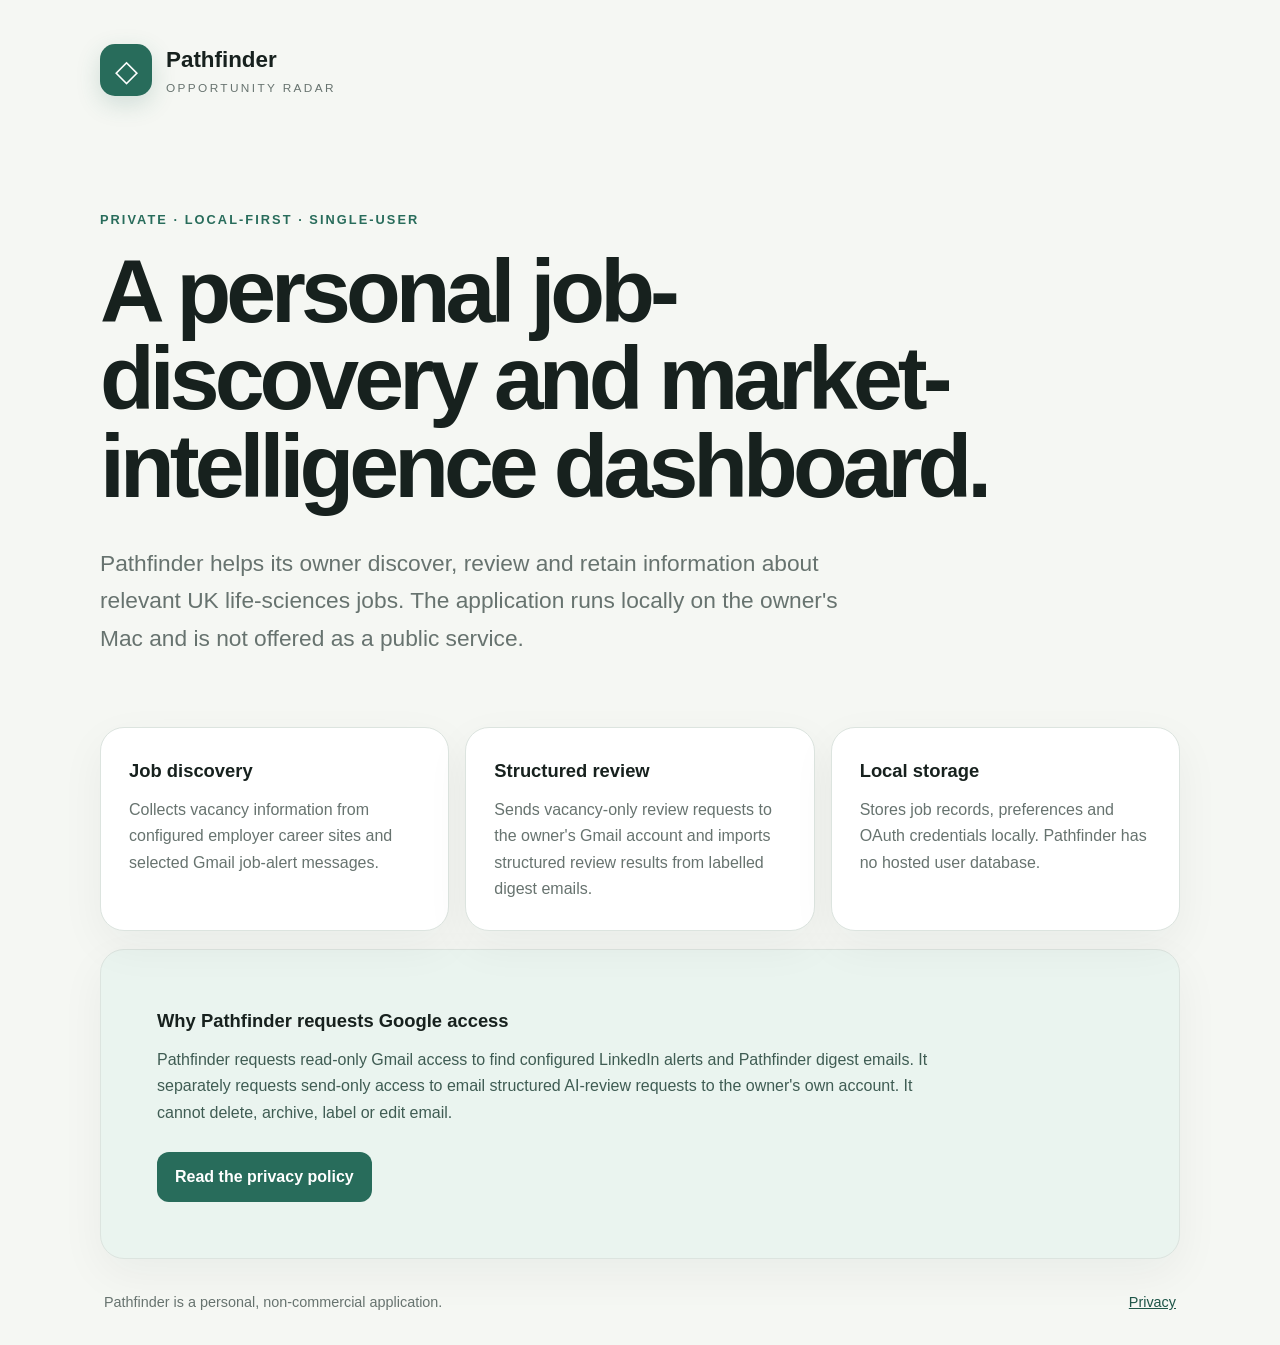
<file: index.html>
<!doctype html>
<html lang="en-GB">
  <head>
    <meta charset="utf-8">
    <meta name="viewport" content="width=device-width, initial-scale=1">
    <meta name="description" content="Pathfinder is a private, local-first job-discovery dashboard for one user.">
    <title>Pathfinder — Opportunity Radar</title>
    <link rel="stylesheet" href="/styles.css">
  </head>
  <body>
    <main>
      <header class="brand">
        <span class="mark" aria-hidden="true">◇</span>
        <div>
          <strong>Pathfinder</strong>
          <span>Opportunity Radar</span>
        </div>
      </header>

      <section class="hero">
        <p class="eyebrow">Private · local-first · single-user</p>
        <h1>A personal job-discovery and market-intelligence dashboard.</h1>
        <p class="lede">
          Pathfinder helps its owner discover, review and retain information about relevant UK life-sciences jobs. The application runs locally on the owner's Mac and is not offered as a public service.
        </p>
      </section>

      <section class="grid" aria-label="Pathfinder features">
        <article>
          <h2>Job discovery</h2>
          <p>Collects vacancy information from configured employer career sites and selected Gmail job-alert messages.</p>
        </article>
        <article>
          <h2>Structured review</h2>
          <p>Sends vacancy-only review requests to the owner's Gmail account and imports structured review results from labelled digest emails.</p>
        </article>
        <article>
          <h2>Local storage</h2>
          <p>Stores job records, preferences and OAuth credentials locally. Pathfinder has no hosted user database.</p>
        </article>
      </section>

      <section class="data-use">
        <h2>Why Pathfinder requests Google access</h2>
        <p>
          Pathfinder requests read-only Gmail access to find configured LinkedIn alerts and Pathfinder digest emails. It separately requests send-only access to email structured AI-review requests to the owner's own account. It cannot delete, archive, label or edit email.
        </p>
        <a class="button" href="/privacy/">Read the privacy policy</a>
      </section>

      <footer>
        <span>Pathfinder is a personal, non-commercial application.</span>
        <a href="/privacy/">Privacy</a>
      </footer>
    </main>
  </body>
</html>
</file>
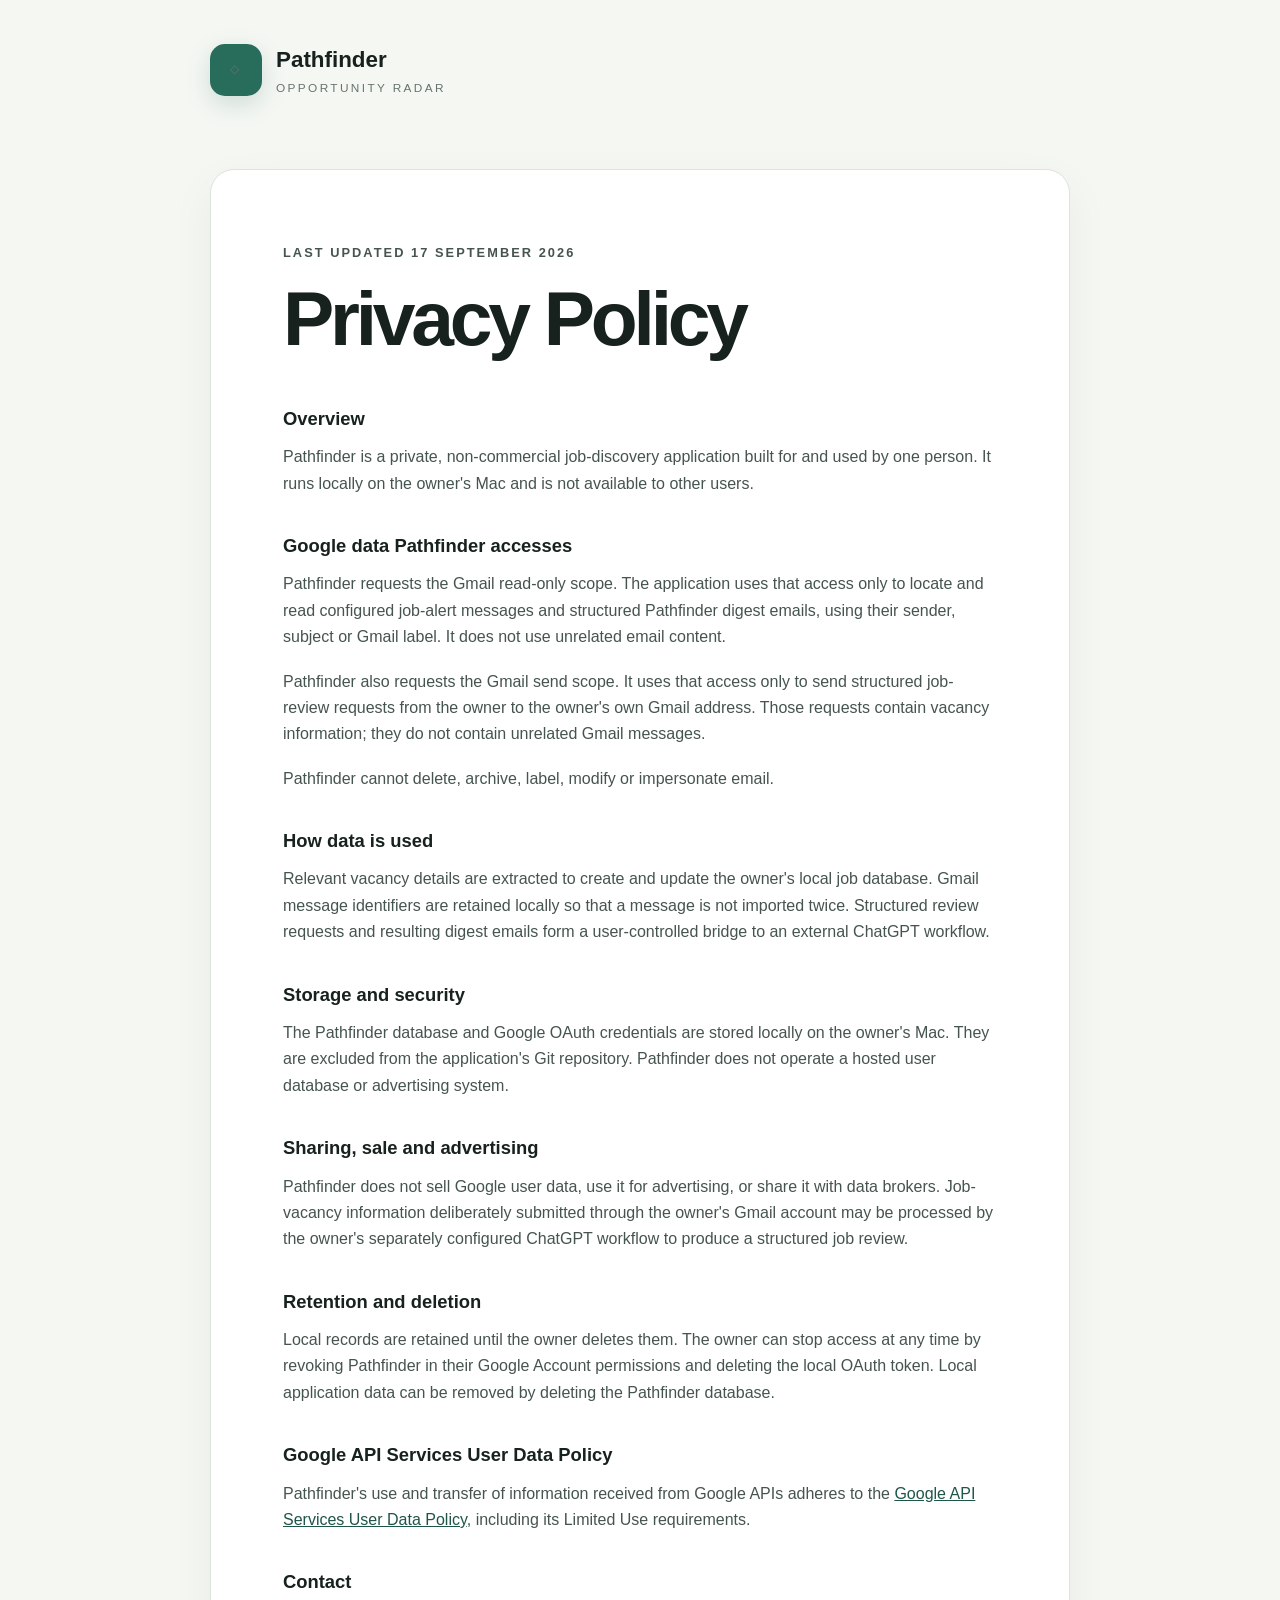
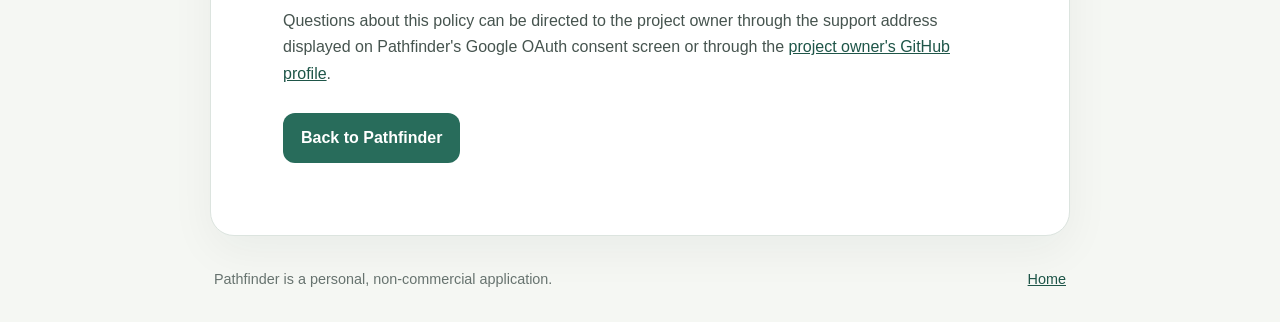
<file: privacy/index.html>
<!doctype html>
<html lang="en-GB">
  <head>
    <meta charset="utf-8">
    <meta name="viewport" content="width=device-width, initial-scale=1">
    <meta name="description" content="Privacy policy for the Pathfinder personal job-discovery application.">
    <title>Privacy Policy — Pathfinder</title>
    <link rel="stylesheet" href="/styles.css">
  </head>
  <body>
    <main class="policy">
      <header class="brand">
        <a href="/" aria-label="Pathfinder home"><span class="mark" aria-hidden="true">◇</span></a>
        <div>
          <strong>Pathfinder</strong>
          <span>Opportunity Radar</span>
        </div>
      </header>

      <article class="policy-card">
        <p class="eyebrow">Last updated 17 September 2026</p>
        <h1>Privacy Policy</h1>

        <h2>Overview</h2>
        <p>Pathfinder is a private, non-commercial job-discovery application built for and used by one person. It runs locally on the owner's Mac and is not available to other users.</p>

        <h2>Google data Pathfinder accesses</h2>
        <p>Pathfinder requests the Gmail read-only scope. The application uses that access only to locate and read configured job-alert messages and structured Pathfinder digest emails, using their sender, subject or Gmail label. It does not use unrelated email content.</p>
        <p>Pathfinder also requests the Gmail send scope. It uses that access only to send structured job-review requests from the owner to the owner's own Gmail address. Those requests contain vacancy information; they do not contain unrelated Gmail messages.</p>
        <p>Pathfinder cannot delete, archive, label, modify or impersonate email.</p>

        <h2>How data is used</h2>
        <p>Relevant vacancy details are extracted to create and update the owner's local job database. Gmail message identifiers are retained locally so that a message is not imported twice. Structured review requests and resulting digest emails form a user-controlled bridge to an external ChatGPT workflow.</p>

        <h2>Storage and security</h2>
        <p>The Pathfinder database and Google OAuth credentials are stored locally on the owner's Mac. They are excluded from the application's Git repository. Pathfinder does not operate a hosted user database or advertising system.</p>

        <h2>Sharing, sale and advertising</h2>
        <p>Pathfinder does not sell Google user data, use it for advertising, or share it with data brokers. Job-vacancy information deliberately submitted through the owner's Gmail account may be processed by the owner's separately configured ChatGPT workflow to produce a structured job review.</p>

        <h2>Retention and deletion</h2>
        <p>Local records are retained until the owner deletes them. The owner can stop access at any time by revoking Pathfinder in their Google Account permissions and deleting the local OAuth token. Local application data can be removed by deleting the Pathfinder database.</p>

        <h2>Google API Services User Data Policy</h2>
        <p>Pathfinder's use and transfer of information received from Google APIs adheres to the <a href="https://developers.google.com/terms/api-services-user-data-policy" rel="external">Google API Services User Data Policy</a>, including its Limited Use requirements.</p>

        <h2>Contact</h2>
        <p>Questions about this policy can be directed to the project owner through the support address displayed on Pathfinder's Google OAuth consent screen or through the <a href="https://github.com/MrPseudonym93">project owner's GitHub profile</a>.</p>

        <a class="button" href="/">Back to Pathfinder</a>
      </article>

      <footer>
        <span>Pathfinder is a personal, non-commercial application.</span>
        <a href="/">Home</a>
      </footer>
    </main>
  </body>
</html>
</file>
<file: styles.css>
:root {
  color-scheme: light;
  --ink: #17211e;
  --muted: #67736f;
  --green: #286c5b;
  --green-dark: #1e5548;
  --wash: #eaf4ef;
  --line: #dce4df;
  --paper: #ffffff;
  --background: #f5f7f3;
}

* { box-sizing: border-box; }

body {
  margin: 0;
  color: var(--ink);
  background: var(--background);
  font-family: Inter, ui-sans-serif, -apple-system, BlinkMacSystemFont, "Segoe UI", sans-serif;
  line-height: 1.65;
}

main {
  width: min(1080px, calc(100% - 40px));
  margin: 0 auto;
  padding: 42px 0 30px;
}

.brand {
  display: flex;
  align-items: center;
  gap: 14px;
}

.brand a { text-decoration: none; }

.mark {
  display: grid;
  width: 52px;
  height: 52px;
  place-items: center;
  border-radius: 15px;
  color: white;
  background: var(--green);
  font-size: 30px;
  box-shadow: 0 8px 24px rgba(40, 108, 91, .18);
}

.brand div { display: grid; }
.brand strong { font-size: 1.4rem; }
.brand span:last-child { color: var(--muted); font-size: .74rem; letter-spacing: .2em; text-transform: uppercase; }

.hero {
  padding: 110px 0 70px;
  max-width: 900px;
}

.eyebrow {
  margin: 0 0 18px;
  color: var(--green);
  font-size: .8rem;
  font-weight: 750;
  letter-spacing: .16em;
  text-transform: uppercase;
}

h1 {
  margin: 0;
  font-size: clamp(2.65rem, 7vw, 5.8rem);
  letter-spacing: -.055em;
  line-height: .98;
}

.lede {
  max-width: 760px;
  margin: 34px 0 0;
  color: var(--muted);
  font-size: clamp(1.1rem, 2.4vw, 1.42rem);
}

.grid {
  display: grid;
  grid-template-columns: repeat(3, 1fr);
  gap: 16px;
}

.grid article, .data-use, .policy-card {
  border: 1px solid var(--line);
  border-radius: 24px;
  background: var(--paper);
  box-shadow: 0 15px 45px rgba(24, 40, 34, .05);
}

.grid article { padding: 28px; }
h2 { margin: 0 0 10px; font-size: 1.15rem; }
p { margin: 0 0 18px; }
.grid p { color: var(--muted); margin: 0; }

.data-use {
  margin-top: 18px;
  padding: clamp(30px, 6vw, 56px);
  background: var(--wash);
}

.data-use p { max-width: 780px; color: #3f5c53; }

.button {
  display: inline-block;
  margin-top: 8px;
  border-radius: 12px;
  padding: 12px 18px;
  color: white;
  background: var(--green);
  font-weight: 700;
  text-decoration: none;
}

.button:hover { background: var(--green-dark); }

footer {
  display: flex;
  justify-content: space-between;
  gap: 24px;
  padding: 32px 4px 0;
  color: var(--muted);
  font-size: .9rem;
}

a { color: var(--green-dark); }

.policy { max-width: 860px; }
.policy-card { margin-top: 70px; padding: clamp(28px, 7vw, 72px); }
.policy-card h1 { margin-bottom: 48px; font-size: clamp(2.6rem, 7vw, 4.8rem); }
.policy-card h2 { margin-top: 34px; }
.policy-card p { color: #46544f; }

@media (max-width: 760px) {
  main { width: min(100% - 28px, 1080px); padding-top: 24px; }
  .hero { padding: 76px 0 48px; }
  .grid { grid-template-columns: 1fr; }
  footer { flex-direction: column; }
}
</file>
